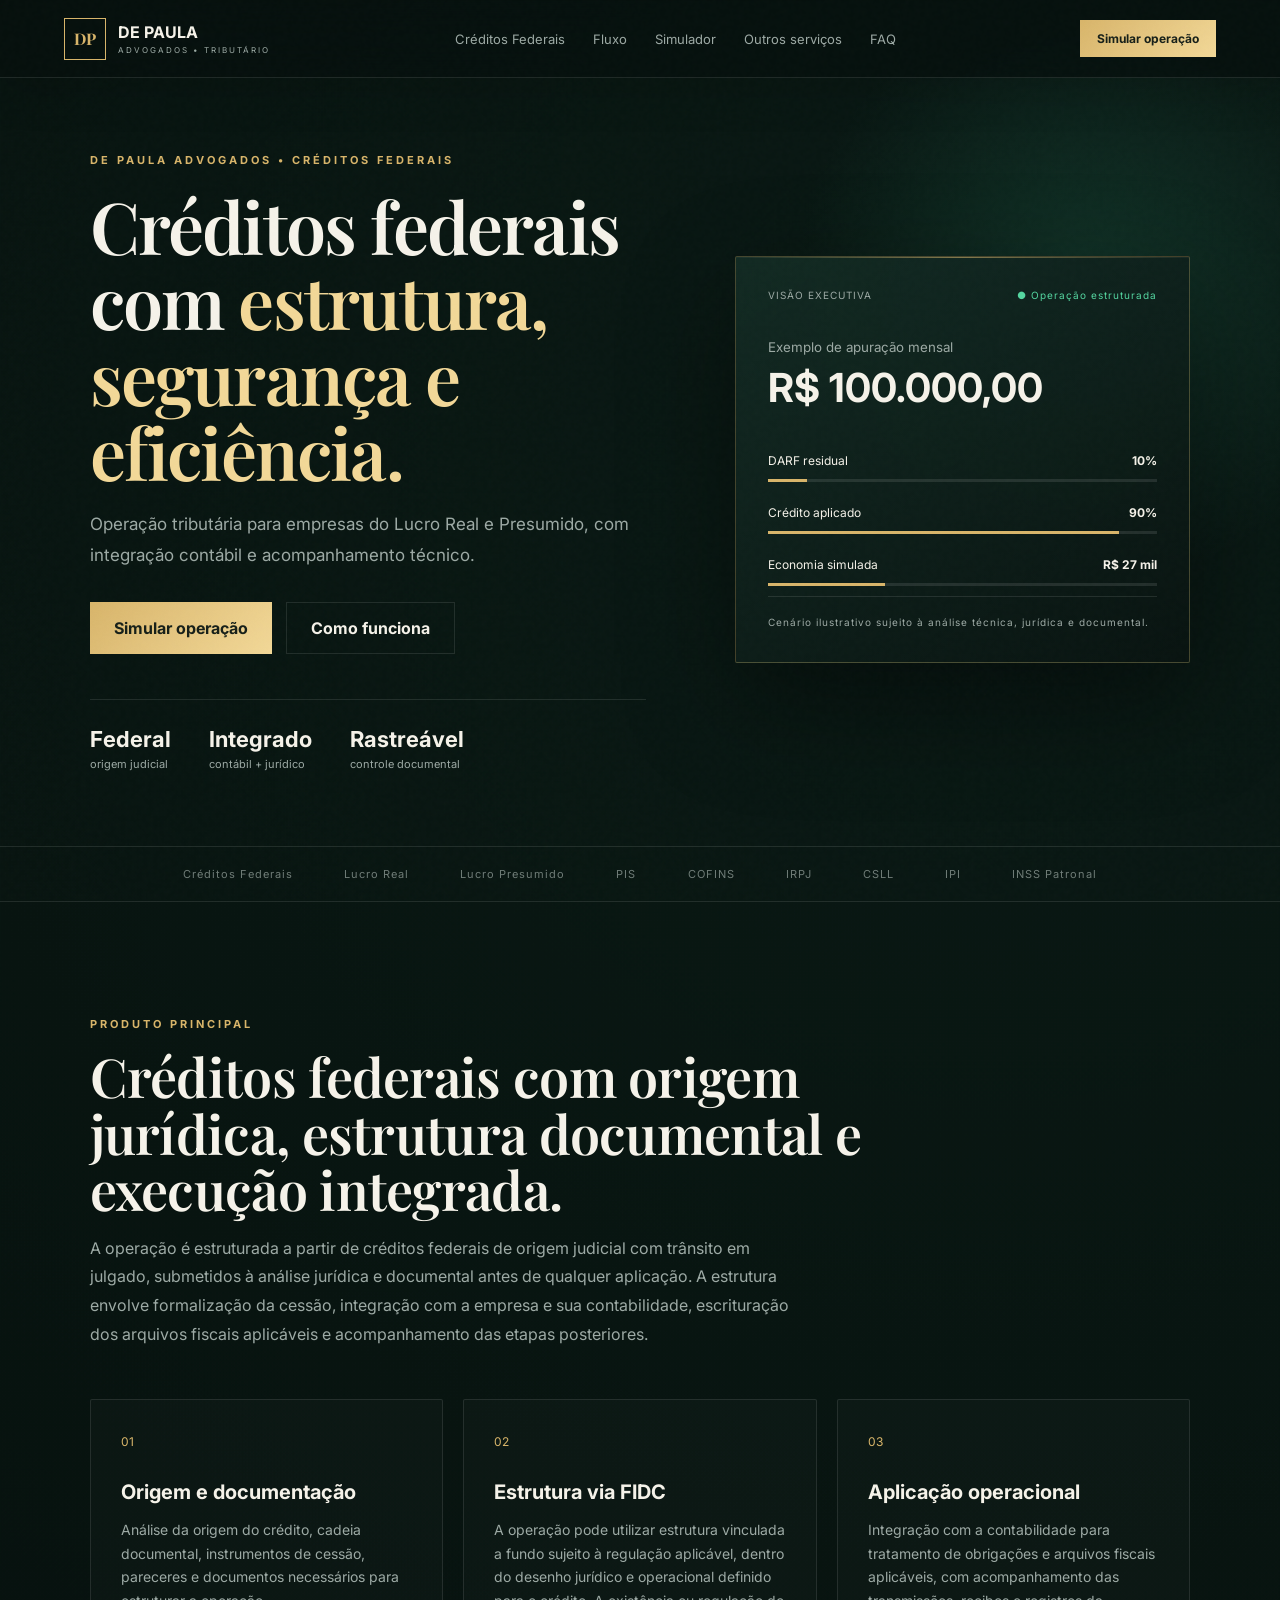
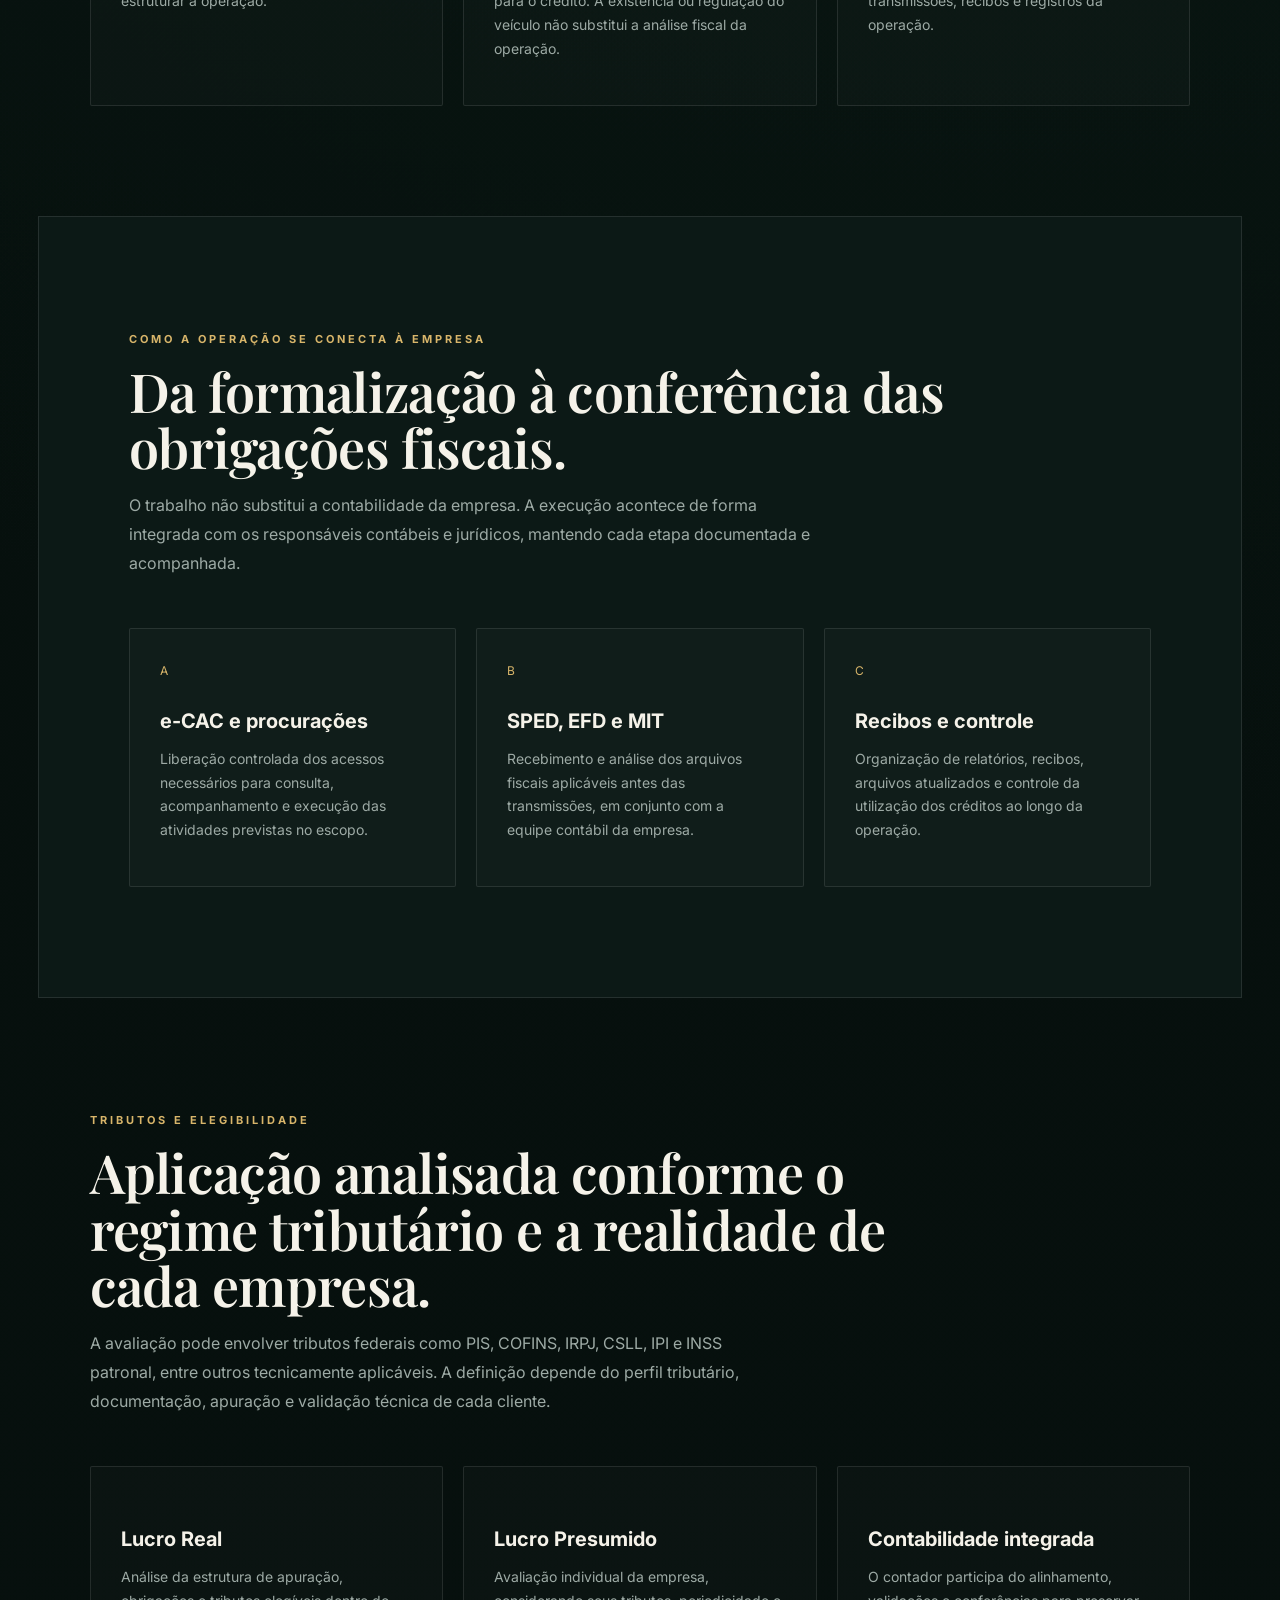
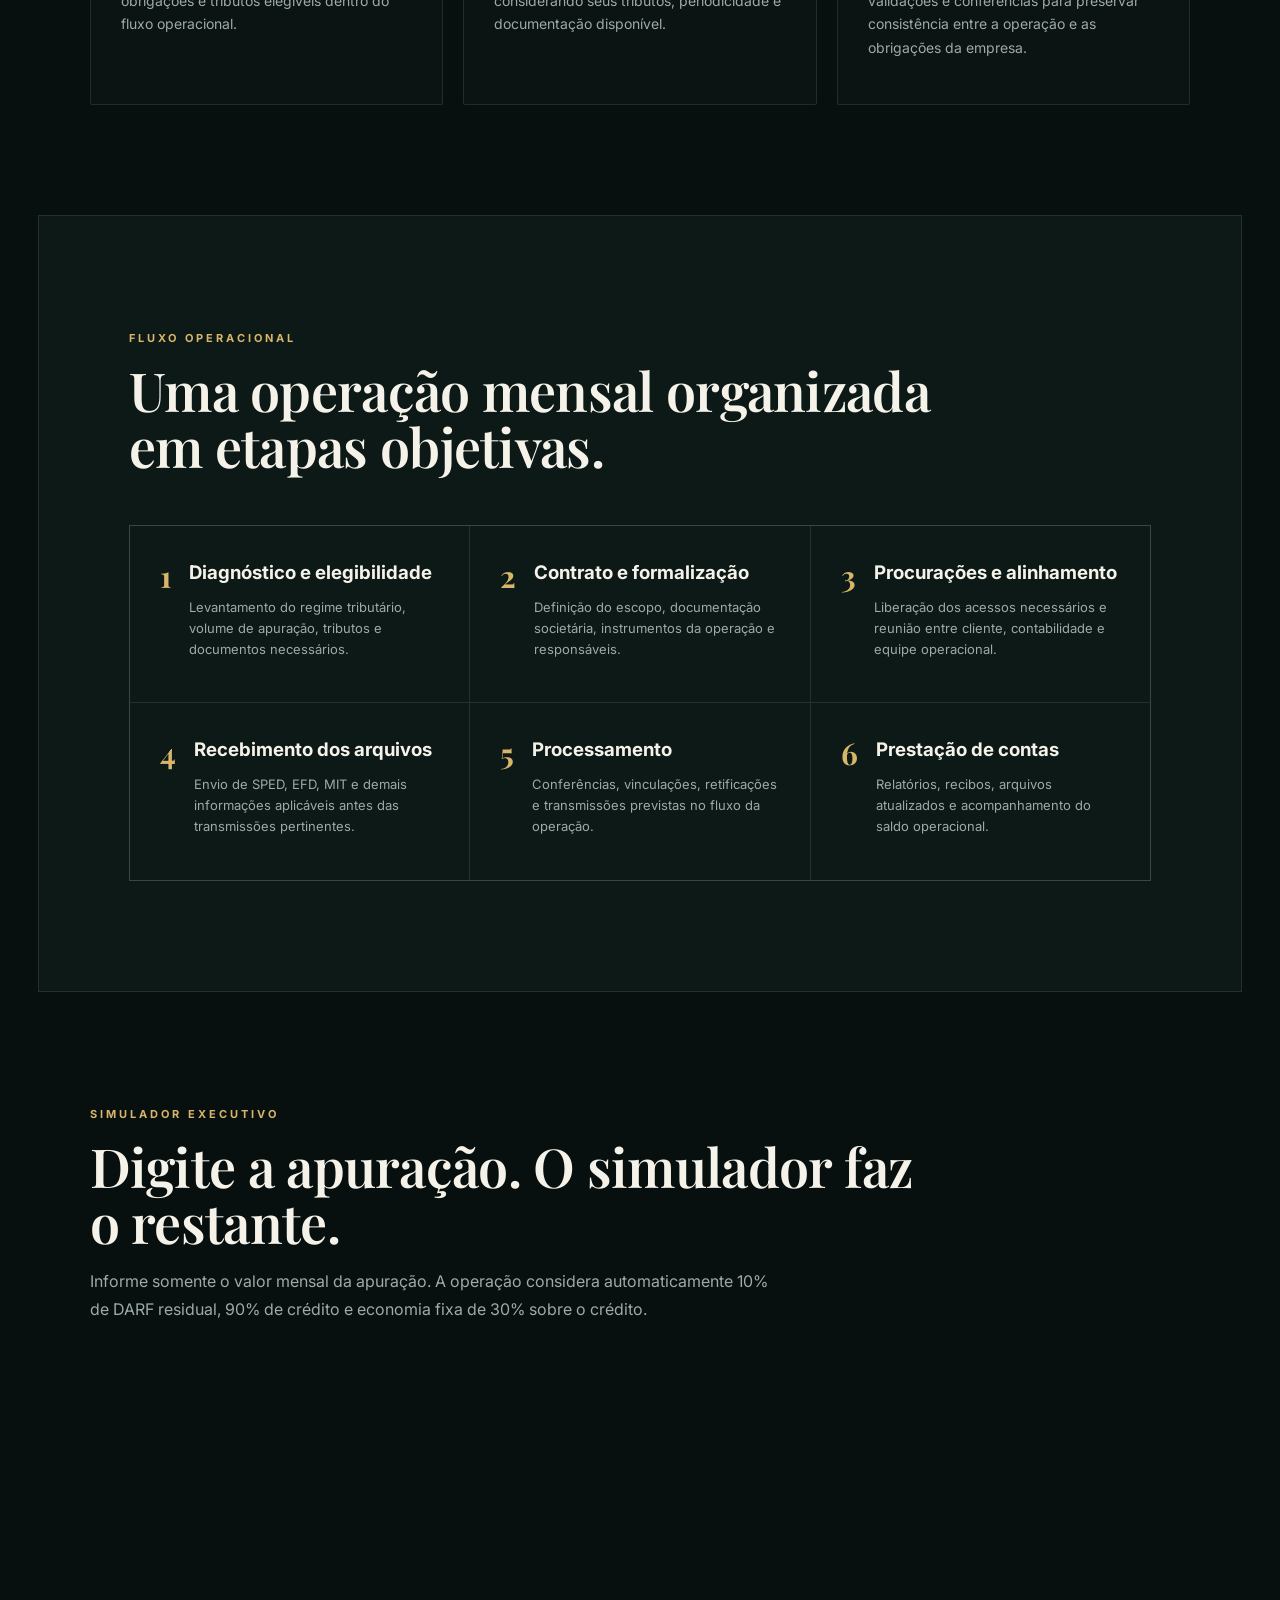
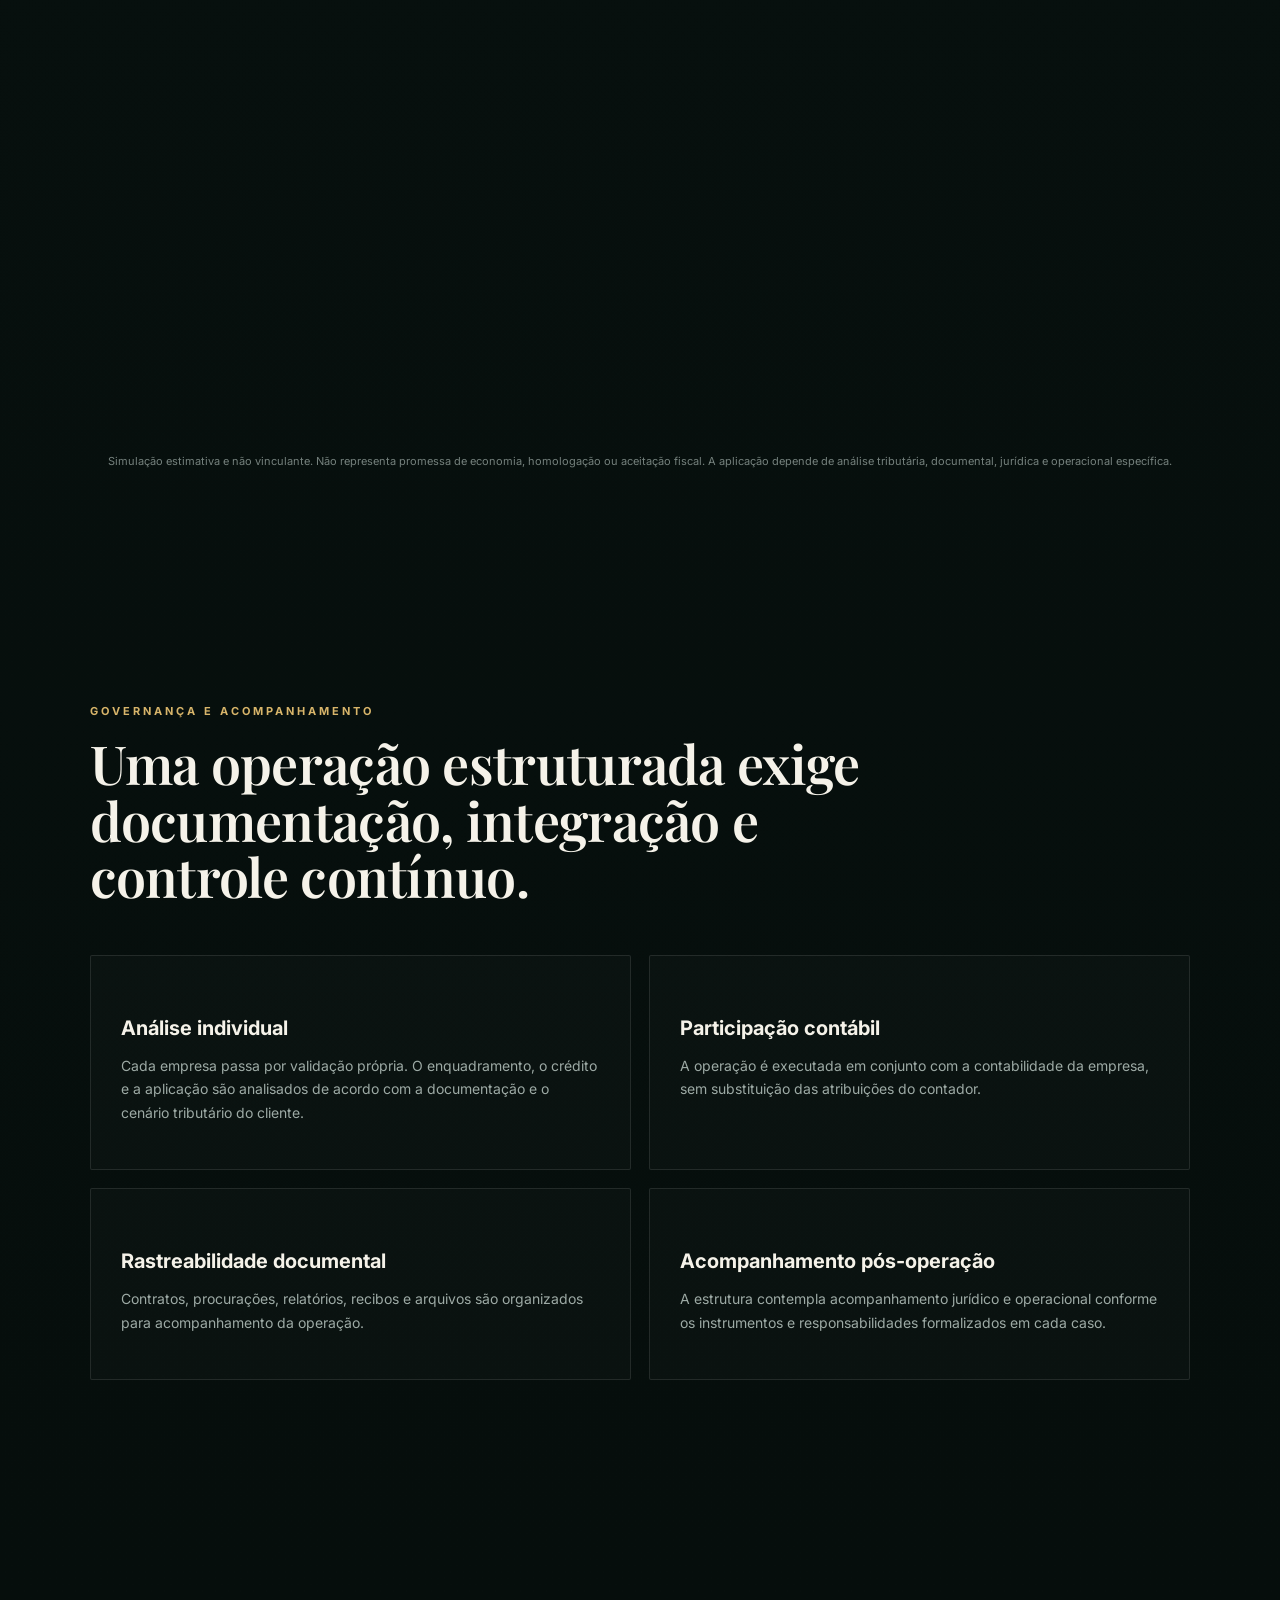
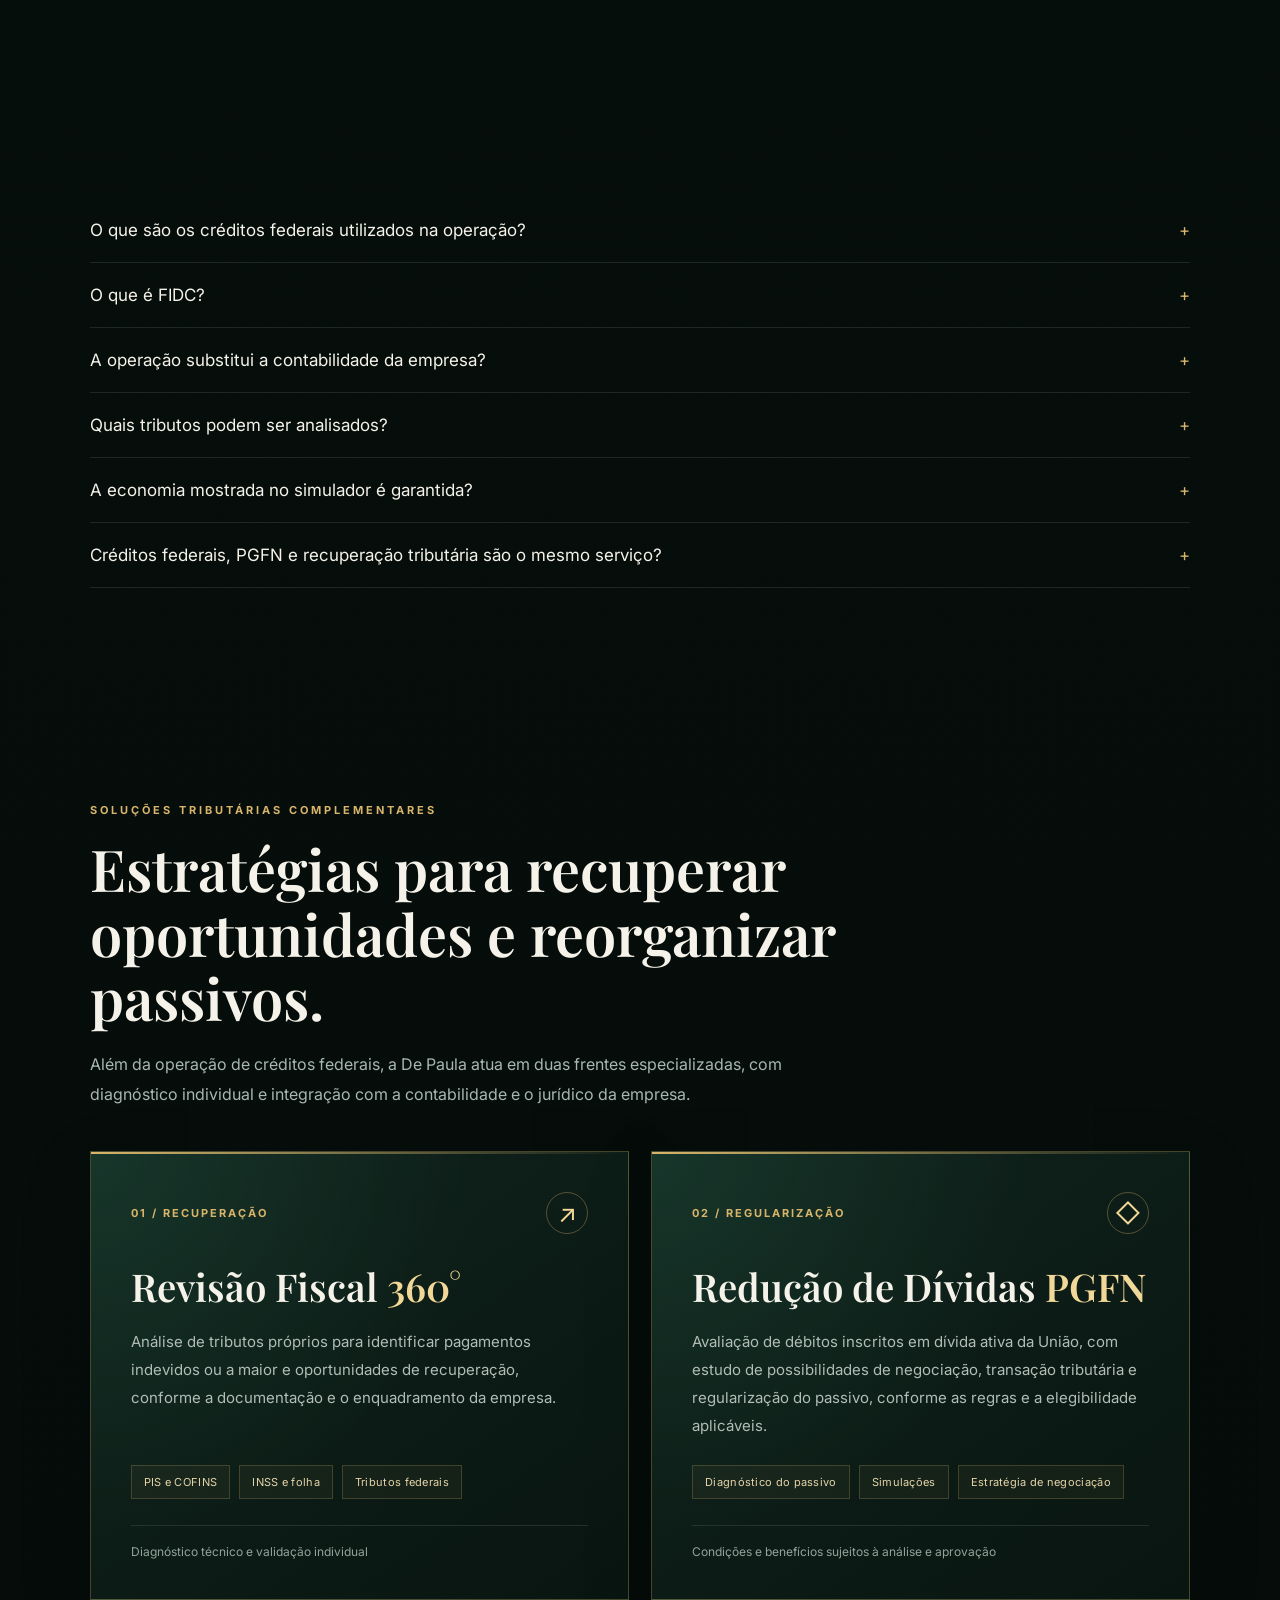
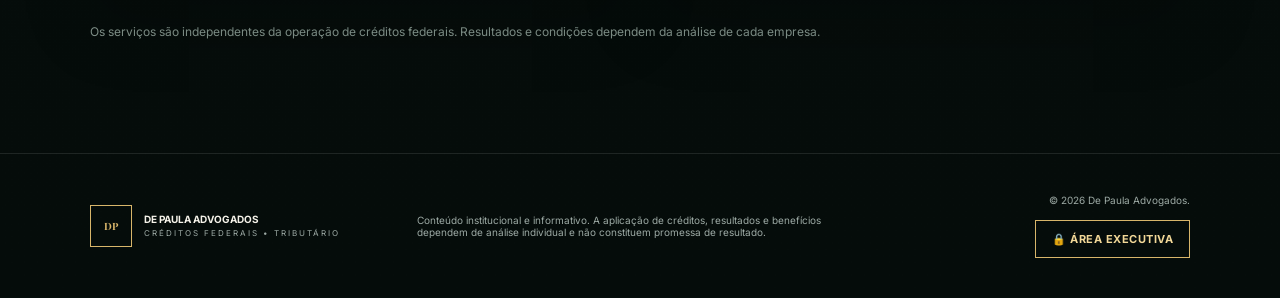
<file: index.html>
<!DOCTYPE html>
<html lang="pt-BR">
<head>
  <meta charset="UTF-8" />
  <meta name="viewport" content="width=device-width, initial-scale=1.0" />
  <title>De Paula Advogados | Créditos Federais e Estratégia Tributária</title>
  <meta name="description" content="De Paula Advogados: operação estruturada de créditos federais para empresas do Lucro Real e Lucro Presumido, com integração contábil, análise técnica, PGFN e recuperação tributária." />
  <meta name="keywords" content="De Paula Advogados, créditos federais, crédito tributário federal, eficiência tributária, redução de tributos, Lucro Real, Lucro Presumido, PIS, COFINS, IRPJ, CSLL, IPI, INSS patronal, PGFN, recuperação tributária" />
  <meta name="robots" content="index,follow,max-image-preview:large,max-snippet:-1,max-video-preview:-1" />
  <meta name="googlebot" content="index,follow" />
  <meta name="author" content="De Paula Advogados" />
  <meta name="theme-color" content="#07100e" />
  <link rel="canonical" href="https://gouveai5media.github.io/depaulaadvsp/" />
  <meta property="og:type" content="website" />
  <meta property="og:locale" content="pt_BR" />
  <meta property="og:site_name" content="De Paula Advogados" />
  <meta property="og:title" content="De Paula Advogados | Créditos Federais" />
  <meta property="og:description" content="Operação estruturada de créditos federais com análise técnica, integração contábil e acompanhamento operacional." />
  <meta property="og:url" content="https://gouveai5media.github.io/depaulaadvsp/" />
  <meta name="twitter:card" content="summary" />
  <meta name="twitter:title" content="De Paula Advogados | Créditos Federais" />
  <meta name="twitter:description" content="Créditos federais, PGFN e recuperação tributária para empresas." />
  <script type="application/ld+json">{"@context":"https://schema.org","@type":"LegalService","name":"De Paula Advogados","url":"https://gouveai5media.github.io/depaulaadvsp/","description":"Escritório tributário com atuação em operação estruturada de créditos federais, PGFN, revisão e recuperação tributária empresarial.","areaServed":"BR","knowsAbout":["Créditos Federais","Direito Tributário","PGFN","Recuperação Tributária","Eficiência Tributária","Lucro Real","Lucro Presumido"]}</script>
  <link rel="preconnect" href="https://fonts.googleapis.com">
  <link rel="preconnect" href="https://fonts.gstatic.com" crossorigin>
  <link href="https://fonts.googleapis.com/css2?family=Inter:wght@400;500;600;700;800&family=Playfair+Display:wght@600;700&display=swap" rel="stylesheet">
  <link rel="stylesheet" href="styles.css?v=20261119-premium2" />
</head>
<body>
  <div class="noise"></div>
  <header class="header">
    <a href="#inicio" class="brand" aria-label="De Paula Advogados - início"><span class="brand-mark">DP</span><span><strong>DE PAULA</strong><small>ADVOGADOS • TRIBUTÁRIO</small></span></a>
    <nav class="nav" id="nav"><a href="#creditos">Créditos Federais</a><a href="#fluxo">Fluxo</a><a href="#calculadora">Simulador</a><a href="#servicos">Outros serviços</a><a href="#faq">FAQ</a></nav>
    <a href="#calculadora" class="btn btn-sm">Simular operação</a><button class="menu" id="menu" aria-label="Abrir menu">☰</button>
  </header>

  <main>
    <section class="hero hero-premium" id="inicio">
      <div class="hero-glow"></div>
      <div class="hero-copy reveal">
        <span class="eyebrow">DE PAULA ADVOGADOS • CRÉDITOS FEDERAIS</span>
        <h1>Créditos federais com <em>estrutura, segurança e eficiência.</em></h1>
        <p>Operação tributária para empresas do Lucro Real e Presumido, com integração contábil e acompanhamento técnico.</p>
        <div class="hero-actions"><a href="#calculadora" class="btn">Simular operação</a><a href="#creditos" class="btn btn-ghost">Como funciona</a></div>
        <div class="hero-proof"><div><strong>Federal</strong><span>origem judicial</span></div><div><strong>Integrado</strong><span>contábil + jurídico</span></div><div><strong>Rastreável</strong><span>controle documental</span></div></div>
      </div>
      <div class="hero-card reveal">
        <div class="card-top"><span>VISÃO EXECUTIVA</span><span class="live">● Operação estruturada</span></div>
        <div class="metric"><small>Exemplo de apuração mensal</small><strong>R$ 100.000,00</strong></div>
        <div class="bars"><div><span>DARF residual</span><b>10%</b><i style="--w:10%"></i></div><div><span>Crédito aplicado</span><b>90%</b><i style="--w:90%"></i></div><div><span>Economia simulada</span><b>R$ 27 mil</b><i style="--w:30%"></i></div></div>
        <div class="card-foot">Cenário ilustrativo sujeito à análise técnica, jurídica e documental.</div>
      </div>
    </section>

    <section class="logos strip"><span>Créditos Federais</span><span>Lucro Real</span><span>Lucro Presumido</span><span>PIS</span><span>COFINS</span><span>IRPJ</span><span>CSLL</span><span>IPI</span><span>INSS Patronal</span></section>

    <section class="section" id="creditos">
      <div class="section-head reveal"><span class="eyebrow">PRODUTO PRINCIPAL</span><h2>Créditos federais com origem jurídica, estrutura documental e execução integrada.</h2><p>A operação é estruturada a partir de créditos federais de origem judicial com trânsito em julgado, submetidos à análise jurídica e documental antes de qualquer aplicação. A estrutura envolve formalização da cessão, integração com a empresa e sua contabilidade, escrituração dos arquivos fiscais aplicáveis e acompanhamento das etapas posteriores.</p></div>
      <div class="grid-3"><article class="feature reveal"><span>01</span><h3>Origem e documentação</h3><p>Análise da origem do crédito, cadeia documental, instrumentos de cessão, pareceres e documentos necessários para estruturar a operação.</p></article><article class="feature reveal"><span>02</span><h3>Estrutura via FIDC</h3><p>A operação pode utilizar estrutura vinculada a fundo sujeito à regulação aplicável, dentro do desenho jurídico e operacional definido para o crédito. A existência ou regulação do veículo não substitui a análise fiscal da operação.</p></article><article class="feature reveal"><span>03</span><h3>Aplicação operacional</h3><p>Integração com a contabilidade para tratamento de obrigações e arquivos fiscais aplicáveis, com acompanhamento das transmissões, recibos e registros da operação.</p></article></div>
    </section>

    <section class="section dark-panel" id="como-funciona">
      <div class="section-head reveal"><span class="eyebrow">COMO A OPERAÇÃO SE CONECTA À EMPRESA</span><h2>Da formalização à conferência das obrigações fiscais.</h2><p>O trabalho não substitui a contabilidade da empresa. A execução acontece de forma integrada com os responsáveis contábeis e jurídicos, mantendo cada etapa documentada e acompanhada.</p></div>
      <div class="grid-3"><article class="feature reveal"><span>A</span><h3>e-CAC e procurações</h3><p>Liberação controlada dos acessos necessários para consulta, acompanhamento e execução das atividades previstas no escopo.</p></article><article class="feature reveal"><span>B</span><h3>SPED, EFD e MIT</h3><p>Recebimento e análise dos arquivos fiscais aplicáveis antes das transmissões, em conjunto com a equipe contábil da empresa.</p></article><article class="feature reveal"><span>C</span><h3>Recibos e controle</h3><p>Organização de relatórios, recibos, arquivos atualizados e controle da utilização dos créditos ao longo da operação.</p></article></div>
    </section>

    <section class="section" id="tributos">
      <div class="section-head reveal"><span class="eyebrow">TRIBUTOS E ELEGIBILIDADE</span><h2>Aplicação analisada conforme o regime tributário e a realidade de cada empresa.</h2><p>A avaliação pode envolver tributos federais como PIS, COFINS, IRPJ, CSLL, IPI e INSS patronal, entre outros tecnicamente aplicáveis. A definição depende do perfil tributário, documentação, apuração e validação técnica de cada cliente.</p></div>
      <div class="grid-3"><article class="security reveal"><h3>Lucro Real</h3><p>Análise da estrutura de apuração, obrigações e tributos elegíveis dentro do fluxo operacional.</p></article><article class="security reveal"><h3>Lucro Presumido</h3><p>Avaliação individual da empresa, considerando seus tributos, periodicidade e documentação disponível.</p></article><article class="security reveal"><h3>Contabilidade integrada</h3><p>O contador participa do alinhamento, validações e conferências para preservar consistência entre a operação e as obrigações da empresa.</p></article></div>
    </section>

    <section class="section dark-panel" id="fluxo">
      <div class="section-head reveal"><span class="eyebrow">FLUXO OPERACIONAL</span><h2>Uma operação mensal organizada em etapas objetivas.</h2></div>
      <div class="timeline"><div class="step reveal"><b>1</b><div><h3>Diagnóstico e elegibilidade</h3><p>Levantamento do regime tributário, volume de apuração, tributos e documentos necessários.</p></div></div><div class="step reveal"><b>2</b><div><h3>Contrato e formalização</h3><p>Definição do escopo, documentação societária, instrumentos da operação e responsáveis.</p></div></div><div class="step reveal"><b>3</b><div><h3>Procurações e alinhamento</h3><p>Liberação dos acessos necessários e reunião entre cliente, contabilidade e equipe operacional.</p></div></div><div class="step reveal"><b>4</b><div><h3>Recebimento dos arquivos</h3><p>Envio de SPED, EFD, MIT e demais informações aplicáveis antes das transmissões pertinentes.</p></div></div><div class="step reveal"><b>5</b><div><h3>Processamento</h3><p>Conferências, vinculações, retificações e transmissões previstas no fluxo da operação.</p></div></div><div class="step reveal"><b>6</b><div><h3>Prestação de contas</h3><p>Relatórios, recibos, arquivos atualizados e acompanhamento do saldo operacional.</p></div></div></div>
    </section>

    <section class="section calculator-section" id="calculadora">
      <div class="section-head reveal"><span class="eyebrow">SIMULADOR EXECUTIVO</span><h2>Digite a apuração. O simulador faz o restante.</h2><p>Informe somente o valor mensal da apuração. A operação considera automaticamente 10% de DARF residual, 90% de crédito e economia fixa de 30% sobre o crédito.</p></div>
      <div class="calculator calculator-premium calculator-fixed reveal">
        <div class="calc-inputs">
          <div class="calc-kicker"><span>01</span><div><small>ÚNICO CAMPO EDITÁVEL</small><strong>Valor da apuração</strong></div></div>
          <div class="money-field"><span>R$</span><input id="apuracao" type="text" inputmode="numeric" autocomplete="off" value="100.000,00" aria-label="Valor da apuração"></div>
          <div class="fixed-economy-card">
            <small>ECONOMIA APLICADA</small>
            <strong>30%</strong>
            <span>Fixa sobre os 90% correspondentes ao crédito utilizado.</span>
          </div>
          <div class="calc-rule-list">
            <div><span>DARF residual</span><strong>10%</strong></div>
            <div><span>Crédito utilizado</span><strong>90%</strong></div>
          </div>
        </div>
        <div class="calc-results">
          <div class="result"><span>Crédito Utilizado</span><strong id="credito">R$ 90.000,00</strong><small>90% da apuração</small></div>
          <div class="result"><span>DARF Residual</span><strong id="darfResidual">R$ 10.000,00</strong><small>10% da apuração</small></div>
          <div class="result"><span>Pagamento pelo Crédito</span><strong id="reembolso">R$ 63.000,00</strong><small>Crédito menos a economia</small></div>
          <div class="result"><span>Total a Desembolsar</span><strong id="custoTotal">R$ 73.000,00</strong><small>DARF residual + pagamento pelo crédito</small></div>
          <div class="savings-card">
            <div><span>ECONOMIA MENSAL</span><strong id="economiaMensal">R$ 27.000,00</strong></div>
            <div class="savings-divider"></div>
            <div><span>ECONOMIA PROJETADA EM 12 MESES</span><strong id="economiaAnual">R$ 324.000,00</strong></div>
            <small id="validacaoCalculo">R$ 73.000,00 + R$ 27.000,00 = R$ 100.000,00</small>
          </div>
        </div>
      </div>
      <p class="disclaimer">Simulação estimativa e não vinculante. Não representa promessa de economia, homologação ou aceitação fiscal. A aplicação depende de análise tributária, documental, jurídica e operacional específica.</p>
    </section>

    <section class="section" id="seguranca">
      <div class="section-head reveal"><span class="eyebrow">GOVERNANÇA E ACOMPANHAMENTO</span><h2>Uma operação estruturada exige documentação, integração e controle contínuo.</h2></div>
      <div class="grid-2"><article class="security reveal"><h3>Análise individual</h3><p>Cada empresa passa por validação própria. O enquadramento, o crédito e a aplicação são analisados de acordo com a documentação e o cenário tributário do cliente.</p></article><article class="security reveal"><h3>Participação contábil</h3><p>A operação é executada em conjunto com a contabilidade da empresa, sem substituição das atribuições do contador.</p></article><article class="security reveal"><h3>Rastreabilidade documental</h3><p>Contratos, procurações, relatórios, recibos e arquivos são organizados para acompanhamento da operação.</p></article><article class="security reveal"><h3>Acompanhamento pós-operação</h3><p>A estrutura contempla acompanhamento jurídico e operacional conforme os instrumentos e responsabilidades formalizados em cada caso.</p></article></div>
    </section>

    <section class="section faq" id="faq">
      <div class="section-head reveal"><span class="eyebrow">PERGUNTAS FREQUENTES</span><h2>Entenda melhor a operação de créditos federais.</h2></div>
      <details><summary>O que são os créditos federais utilizados na operação?</summary><p>São créditos cuja origem e documentação são analisadas antes da estruturação. A operação trabalha com créditos de origem judicial com trânsito em julgado, dentro do desenho jurídico e operacional aplicável a cada caso.</p></details>
      <details><summary>O que é FIDC?</summary><p>FIDC é a sigla para Fundo de Investimento em Direitos Creditórios. É um veículo de investimento estruturado para adquirir e administrar direitos creditórios, sujeito às regras e à supervisão aplicáveis ao mercado de capitais. Na operação, ele pode integrar a estrutura financeira e documental relacionada aos créditos.</p></details>
      <details><summary>A operação substitui a contabilidade da empresa?</summary><p>Não. A contabilidade permanece responsável por suas atribuições e participa do alinhamento, fornecimento de arquivos, validações e conferências.</p></details>
      <details><summary>Quais tributos podem ser analisados?</summary><p>Conforme a empresa e o desenho da operação, podem ser avaliados PIS, COFINS, IRPJ, CSLL, IPI, INSS patronal e outros tributos federais tecnicamente aplicáveis.</p></details>
      <details><summary>A economia mostrada no simulador é garantida?</summary><p>Não. O simulador apresenta apenas um cenário ilustrativo. O resultado depende da elegibilidade da empresa, estrutura da operação, documentação, análise técnica e demais condições específicas.</p></details>
      <details><summary>Créditos federais, PGFN e recuperação tributária são o mesmo serviço?</summary><p>Não. A operação de créditos federais é o produto principal desta página. PGFN e recuperação tributária são serviços complementares, com escopos e metodologias próprios.</p></details>
    </section>

    <section class="section dp-services" id="servicos">
      <div class="dp-services-heading reveal">
        <span class="eyebrow">SOLUÇÕES TRIBUTÁRIAS COMPLEMENTARES</span>
        <h2>Estratégias para recuperar oportunidades e reorganizar passivos.</h2>
        <p>Além da operação de créditos federais, a De Paula atua em duas frentes especializadas, com diagnóstico individual e integração com a contabilidade e o jurídico da empresa.</p>
      </div>
      <div class="dp-services-grid">
        <article class="dp-service-card reveal">
          <div class="dp-service-top"><span class="dp-service-index">01 / RECUPERAÇÃO</span><span class="dp-service-symbol" aria-hidden="true">↗</span></div>
          <h3>Revisão Fiscal <em>360°</em></h3>
          <p>Análise de tributos próprios para identificar pagamentos indevidos ou a maior e oportunidades de recuperação, conforme a documentação e o enquadramento da empresa.</p>
          <div class="dp-service-details"><span>PIS e COFINS</span><span>INSS e folha</span><span>Tributos federais</span></div>
          <div class="dp-service-footer">Diagnóstico técnico e validação individual</div>
        </article>
        <article class="dp-service-card reveal">
          <div class="dp-service-top"><span class="dp-service-index">02 / REGULARIZAÇÃO</span><span class="dp-service-symbol" aria-hidden="true">◇</span></div>
          <h3>Redução de Dívidas <em>PGFN</em></h3>
          <p>Avaliação de débitos inscritos em dívida ativa da União, com estudo de possibilidades de negociação, transação tributária e regularização do passivo, conforme as regras e a elegibilidade aplicáveis.</p>
          <div class="dp-service-details"><span>Diagnóstico do passivo</span><span>Simulações</span><span>Estratégia de negociação</span></div>
          <div class="dp-service-footer">Condições e benefícios sujeitos à análise e aprovação</div>
        </article>
      </div>
      <p class="dp-services-note">Os serviços são independentes da operação de créditos federais. Resultados e condições dependem da análise de cada empresa.</p>
    </section>
  </main>

  <footer><div class="brand"><span class="brand-mark">DP</span><span><strong>DE PAULA ADVOGADOS</strong><small>CRÉDITOS FEDERAIS • TRIBUTÁRIO</small></span></div><p>Conteúdo institucional e informativo. A aplicação de créditos, resultados e benefícios dependem de análise individual e não constituem promessa de resultado.</p><div style="display:flex;align-items:center;justify-content:flex-end;gap:14px;flex-wrap:wrap"><span>© 2026 De Paula Advogados.</span><a href="admin.html" rel="nofollow" style="display:inline-flex;align-items:center;gap:8px;padding:11px 16px;border:1px solid #d8b56a;color:#f2d898;text-decoration:none;font-size:11px;font-weight:700;letter-spacing:.5px">🔒 ÁREA EXECUTIVA</a></div></footer>
  <script src="script.js?v=20261022-1527"></script>
</body>
</html>
</file>
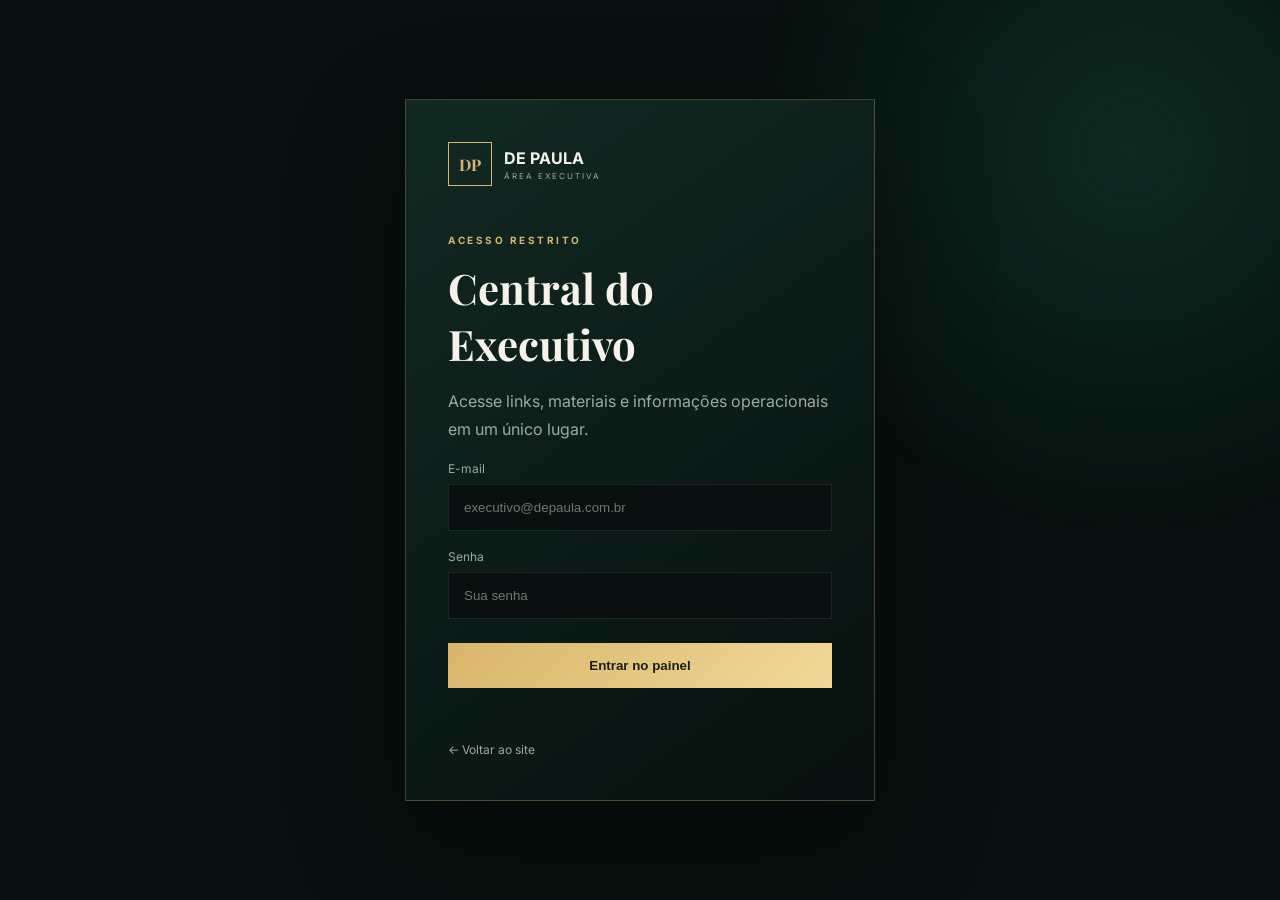
<file: admin.html>
<!DOCTYPE html>
<html lang="pt-BR">
<head>
  <meta charset="UTF-8" />
  <meta name="viewport" content="width=device-width, initial-scale=1.0" />
  <meta name="robots" content="noindex,nofollow,noarchive,nosnippet" />
  <meta name="googlebot" content="noindex,nofollow,noarchive,nosnippet" />
  <title>Área Executiva | De Paula</title>
  <link rel="preconnect" href="https://fonts.googleapis.com">
  <link rel="preconnect" href="https://fonts.gstatic.com" crossorigin>
  <link href="https://fonts.googleapis.com/css2?family=Inter:wght@400;500;600;700;800&family=Playfair+Display:wght@600;700&display=swap" rel="stylesheet">
  <link rel="stylesheet" href="admin.css" />
</head>
<body>
  <div class="bg-glow"></div>

  <section class="login-screen" id="loginScreen">
    <div class="login-card">
      <div class="brand-row"><span class="brand-mark">DP</span><div><strong>DE PAULA</strong><small>ÁREA EXECUTIVA</small></div></div>
      <span class="eyebrow">ACESSO RESTRITO</span>
      <h1>Central do Executivo</h1>
      <p>Acesse links, materiais e informações operacionais em um único lugar.</p>
      <form id="loginForm">
        <label>E-mail<input type="email" id="email" autocomplete="username" placeholder="executivo@depaula.com.br" required></label>
        <label>Senha<input type="password" id="senha" autocomplete="current-password" placeholder="Sua senha" required></label>
        <button type="submit">Entrar no painel</button>
        <span class="error" id="loginError"></span>
      </form>
      <a class="back" href="index.html">← Voltar ao site</a>
    </div>
  </section>

  <div class="app" id="adminApp" hidden>
    <aside class="sidebar">
      <div class="brand-row"><span class="brand-mark">DP</span><div><strong>DE PAULA</strong><small>ÁREA EXECUTIVA</small></div></div>
      <nav>
        <a href="#inicio" class="active">Visão geral</a>
        <a href="#documentos">Documentos</a>
        <a href="#ferramentas">Ferramentas</a>
        <a href="#consultas">Consultas</a>
        <a href="#comercial">Comercial</a>
        <a href="#avisos">Avisos</a>
      </nav>
      <button class="logout" id="logoutBtn">Sair</button>
    </aside>

    <main class="content">
      <header class="topbar">
        <div><span class="eyebrow">PAINEL INTERNO</span><h1>Olá, Executivo</h1><p>Informações essenciais da operação em um só ambiente.</p></div>
        <a href="index.html" class="site-link">Ver site ↗</a>
      </header>

      <section id="inicio" class="hero-panel">
        <div><small>AMBIENTE INTERNO</small><h2>Central de informações De Paula</h2><p>Links, documentos, ferramentas e consultas organizados para agilizar o dia a dia comercial.</p></div>
        <div class="status"><span>●</span> Painel ativo</div>
      </section>

      <section id="documentos" class="section-block">
        <div class="section-head"><span class="eyebrow">DOCUMENTOS</span><h2>Arquivos e materiais</h2></div>
        <div class="grid cards">
          <article class="card"><span class="icon">▣</span><h3>Drive Documentos</h3><p>Pasta central com documentos e arquivos utilizados na operação.</p><a class="card-link" target="_blank" rel="noopener" href="https://drive.google.com/drive/folders/1TnwrwlE4j2NYvqiR1QWGE19_9CKvEbYb?usp=drive_link">Abrir Drive →</a></article>
          <article class="card"><span class="icon">≡</span><h3>Manual do Consultor</h3><p>Planilha de apoio com informações e orientações para o time comercial.</p><a class="card-link" target="_blank" rel="noopener" href="https://docs.google.com/spreadsheets/d/1vgUIJMDG5G-buMjgGqu2dcC8JOvYzcVp/edit?usp=sharing&ouid=109004748281767690438&rtpof=true&sd=true">Abrir manual →</a></article>
          <article class="card"><span class="icon">⌘</span><h3>Biblioteca Comercial</h3><p>Área preparada para apresentações, contratos, artes e materiais de prospecção.</p><div class="placeholder">Novos materiais serão adicionados aqui</div></article>
        </div>
      </section>

      <section id="ferramentas" class="section-block">
        <div class="section-head"><span class="eyebrow">FERRAMENTAS</span><h2>Acessos operacionais</h2></div>
        <div class="grid cards">
          <article class="card"><span class="icon">L</span><h3>Lemit</h3><p>Plataforma utilizada nas rotinas operacionais.</p><div class="placeholder"><strong>Login:</strong> agente#182791<br><strong>Senha:</strong> 12345678ABC</div><a class="card-link" target="_blank" rel="noopener" href="https://lemitti.com/auth/login">Acessar Lemit →</a></article>
          <article class="card"><span class="icon">A</span><h3>Alertaki</h3><p>Ambiente de prospecção e apoio comercial.</p><div class="placeholder"><strong>Login:</strong> emilly.melo@depaula-advogados.com<br><strong>Senha:</strong> Depaulasp@2026@</div><a class="card-link" target="_blank" rel="noopener" href="https://prospekt.alertaki.com.br/home/index">Acessar Alertaki →</a></article>
          <article class="card"><span class="icon">Z</span><h3>Dono do Zap</h3><p>Ferramenta de apoio aos contatos e comunicação comercial.</p><a class="card-link" target="_blank" rel="noopener" href="https://donodozap.com/">Acessar Dono do Zap →</a></article>
        </div>
      </section>

      <section id="consultas" class="section-block">
        <div class="section-head"><span class="eyebrow">CONSULTAS</span><h2>Portais de verificação</h2></div>
        <div class="grid cards">
          <article class="card"><span class="icon">CVM</span><h3>Consulta CVM</h3><p>Acesso ao sistema oficial de consulta de fundos da Comissão de Valores Mobiliários.</p><a class="card-link" target="_blank" rel="noopener" href="https://cvmweb.cvm.gov.br/SWB/default.asp?sg_sistema=fundosreg">Consultar CVM →</a></article>
          <article class="card"><span class="icon">+</span><h3>Novas consultas</h3><p>Espaço reservado para novos portais e ferramentas de validação.</p><div class="placeholder">Aguardando novos links</div></article>
          <article class="card"><span class="icon">✓</span><h3>Atalhos validados</h3><p>Os links desta área ficam centralizados para reduzir procura e retrabalho.</p><div class="placeholder">Central de acesso rápido</div></article>
        </div>
      </section>

      <section id="comercial" class="section-block">
        <div class="section-head"><span class="eyebrow">COMERCIAL</span><h2>Suporte à negociação</h2></div>
        <div class="grid cards">
          <article class="card"><h3>Simulador Tributário</h3><p>Acesso à simulação utilizada nas apresentações comerciais.</p><a class="card-link" href="index.html#calculadora">Abrir simulador →</a></article>
          <article class="card"><h3>Argumentos e FAQ</h3><p>Respostas rápidas para dúvidas recorrentes dos clientes.</p><div class="placeholder">Conteúdo em preparação</div></article>
          <article class="card"><h3>Processo de fechamento</h3><p>Checklist de informações e próximos passos após a negociação.</p><div class="placeholder">Conteúdo em preparação</div></article>
        </div>
      </section>

      <section id="avisos" class="section-block">
        <div class="section-head"><span class="eyebrow">AVISOS</span><h2>Comunicados internos</h2></div>
        <div class="wide-card"><span class="tag">ATUALIZAÇÃO</span><h3>Central de links organizada</h3><p>Drive Documentos, Manual do Consultor, Lemit, Alertaki, Dono do Zap e Consulta CVM já estão disponíveis neste painel.</p></div>
      </section>
    </main>
  </div>

  <script src="admin.js"></script>
</body>
</html>
</file>
<file: styles.css>
:root{--bg:#07100e;--panel:#0c1916;--panel2:#11231e;--gold:#d8b56a;--gold2:#f2d898;--text:#f5f2e9;--muted:#9daaa5;--line:rgba(255,255,255,.1);--green:#54d6a0}*{box-sizing:border-box}html{scroll-behavior:smooth}body{margin:0;background:var(--bg);color:var(--text);font-family:Inter,sans-serif;overflow-x:hidden}.noise{position:fixed;inset:0;pointer-events:none;opacity:.035;z-index:20;background-image:url("data:image/svg+xml,%3Csvg viewBox='0 0 180 180' xmlns='http://www.w3.org/2000/svg'%3E%3Cfilter id='n'%3E%3CfeTurbulence type='fractalNoise' baseFrequency='.9' numOctaves='2' stitchTiles='stitch'/%3E%3C/filter%3E%3Crect width='100%25' height='100%25' filter='url(%23n)' opacity='.5'/%3E%3C/svg%3E")}.header{height:78px;padding:0 5vw;display:flex;align-items:center;justify-content:space-between;position:sticky;top:0;background:rgba(7,16,14,.82);backdrop-filter:blur(18px);z-index:15;border-bottom:1px solid var(--line)}.brand{display:flex;align-items:center;gap:12px;color:var(--text);text-decoration:none}.brand-mark{width:42px;height:42px;border:1px solid var(--gold);display:grid;place-items:center;color:var(--gold);font-family:'Playfair Display',serif;font-weight:700}.brand strong,.brand small{display:block}.brand small{font-size:8px;letter-spacing:2px;color:var(--muted);margin-top:3px}.nav{display:flex;gap:28px}.nav a{color:var(--muted);text-decoration:none;font-size:13px}.nav a:hover{color:var(--gold2)}.btn{display:inline-flex;justify-content:center;align-items:center;padding:15px 24px;background:linear-gradient(135deg,var(--gold),var(--gold2));color:#172019;text-decoration:none;font-weight:700;border:0;cursor:pointer;transition:.25s}.btn:hover{transform:translateY(-2px);box-shadow:0 14px 35px rgba(216,181,106,.18)}.btn-sm{padding:11px 17px;font-size:12px}.btn-ghost{background:transparent;color:var(--text);border:1px solid var(--line)}.menu{display:none;background:none;border:0;color:#fff;font-size:24px}.hero{min-height:calc(100vh - 78px);display:grid;grid-template-columns:1.1fr .9fr;gap:7vw;align-items:center;padding:90px 7vw;position:relative}.hero-glow{position:absolute;width:650px;height:650px;border-radius:50%;background:radial-gradient(circle,rgba(40,128,98,.25),transparent 65%);right:-140px;top:-120px}.hero-copy,.hero-card{position:relative;z-index:2}.eyebrow{color:var(--gold);font-size:11px;letter-spacing:3px;font-weight:700}.hero h1,.section h2,.cta-section h2{font-family:'Playfair Display',serif;font-weight:600;line-height:1.05}.hero h1{font-size:clamp(50px,6vw,86px);margin:20px 0}.hero h1 em{font-style:normal;color:var(--gold2)}.hero p,.section-head p,.cta-section p{color:var(--muted);line-height:1.8;max-width:700px}.hero-actions{display:flex;gap:14px;margin:32px 0 45px}.hero-proof{display:flex;gap:38px;border-top:1px solid var(--line);padding-top:26px}.hero-proof strong,.hero-proof span{display:block}.hero-proof strong{font-size:22px}.hero-proof span{font-size:11px;color:var(--muted);margin-top:5px}.hero-card{padding:32px;background:linear-gradient(145deg,rgba(19,43,36,.96),rgba(9,20,17,.98));border:1px solid rgba(216,181,106,.28);box-shadow:0 30px 80px rgba(0,0,0,.35)}.card-top,.card-foot{display:flex;justify-content:space-between;font-size:10px;color:var(--muted);letter-spacing:1px}.live{color:var(--green)}.metric{padding:38px 0 28px}.metric small,.metric strong{display:block}.metric small{color:var(--muted)}.metric strong{font-size:40px;margin-top:8px}.bars>div{position:relative;padding:13px 0 24px;display:flex;justify-content:space-between;font-size:12px}.bars i{position:absolute;height:3px;bottom:10px;left:0;width:100%;background:var(--line)}.bars i:after{content:"";display:block;width:var(--w);height:100%;background:var(--gold)}.card-foot{border-top:1px solid var(--line);padding-top:18px;line-height:1.5}.strip{display:flex;justify-content:center;gap:4vw;padding:20px 4vw;border-block:1px solid var(--line);color:#6f7c77;font-size:11px;letter-spacing:1px;flex-wrap:wrap}.section{padding:110px 7vw}.section-head{max-width:850px;margin-bottom:50px}.section h2,.cta-section h2{font-size:clamp(36px,4.2vw,60px);margin:16px 0}.grid-3{display:grid;grid-template-columns:repeat(3,1fr);gap:20px}.feature,.security{padding:30px;border:1px solid var(--line);background:rgba(255,255,255,.02);transition:.3s}.feature:hover,.security:hover{transform:translateY(-5px);border-color:rgba(216,181,106,.35);background:rgba(216,181,106,.035)}.feature>span{font-size:12px;color:var(--gold)}.feature h3,.security h3{font-size:20px;margin:30px 0 12px}.feature p,.security p{color:var(--muted);line-height:1.7;font-size:14px}.dark-panel{margin:0 3vw;background:var(--panel);border:1px solid var(--line)}.timeline{display:grid;grid-template-columns:repeat(3,1fr);gap:1px;background:var(--line);border:1px solid var(--line)}.step{background:var(--panel);padding:30px;display:flex;gap:18px}.step b{color:var(--gold);font-family:'Playfair Display';font-size:30px}.step h3{margin:5px 0 10px}.step p{color:var(--muted);line-height:1.6;font-size:13px}.calculator{display:grid;grid-template-columns:.9fr 1.1fr;background:var(--panel);border:1px solid rgba(216,181,106,.25);box-shadow:0 30px 80px rgba(0,0,0,.25)}.calc-inputs,.calc-results{padding:38px}.calc-inputs{border-right:1px solid var(--line)}label{display:block;color:var(--muted);font-size:12px;margin-bottom:27px}label span{float:right;color:var(--gold)}input[type=number]{width:100%;margin-top:10px;background:#07100e;border:1px solid var(--line);padding:17px;color:#fff;font-size:18px;outline:none}input[type=range]{width:100%;margin-top:18px;accent-color:var(--gold)}.preset{display:flex;gap:8px;flex-wrap:wrap}.preset button{background:transparent;border:1px solid var(--line);color:var(--muted);padding:9px 13px;cursor:pointer}.preset button.active,.preset button:hover{border-color:var(--gold);color:var(--gold)}.calc-results{display:grid;grid-template-columns:1fr 1fr;gap:12px}.result,.total{padding:20px;background:rgba(255,255,255,.025);border:1px solid var(--line)}.result span,.result strong,.total span,.total strong,.total small{display:block}.result span,.total span,.total small{font-size:11px;color:var(--muted)}.result strong{font-size:19px;margin-top:9px}.highlight{grid-column:1/-1;background:linear-gradient(135deg,rgba(216,181,106,.15),rgba(216,181,106,.04));border-color:rgba(216,181,106,.35)}.highlight strong{font-size:33px;color:var(--gold2)}.total{grid-column:1/-1;padding:25px}.total strong{font-size:27px;margin:8px 0}.disclaimer{font-size:11px;color:#75817d;text-align:center;margin-top:18px}.grid-2{display:grid;grid-template-columns:1fr 1fr;gap:18px}.faq details{border-bottom:1px solid var(--line);padding:22px 0}.faq summary{font-size:17px;cursor:pointer;list-style:none}.faq summary:after{content:'+';float:right;color:var(--gold)}.faq details[open] summary:after{content:'–'}.faq details p{color:var(--muted);line-height:1.7;max-width:800px}.cta-section{margin:0 7vw 100px;padding:55px;background:linear-gradient(135deg,#16372e,#0c1d19);border:1px solid rgba(216,181,106,.3);display:flex;justify-content:space-between;align-items:end;gap:30px}.cta-section h2{font-size:44px;max-width:760px}footer{padding:40px 7vw;border-top:1px solid var(--line);display:grid;grid-template-columns:1fr 1.5fr 1fr;gap:30px;align-items:center;color:var(--muted);font-size:10px}footer>span{text-align:right}.reveal{opacity:0;transform:translateY(20px);transition:.7s ease}.reveal.visible{opacity:1;transform:none}

/* Premium refinement */
body{background:radial-gradient(circle at 78% 6%,rgba(37,92,72,.12),transparent 25%),linear-gradient(180deg,#06100d 0%,#07100e 55%,#050c0a 100%)}.header{box-shadow:0 14px 45px rgba(0,0,0,.12)}.hero-premium{min-height:82vh;padding-top:70px;padding-bottom:75px}.hero-premium .hero-copy{max-width:760px}.hero-premium h1{font-size:clamp(48px,5.6vw,78px);letter-spacing:-1.8px;max-width:850px}.hero-premium p{font-size:17px;max-width:610px}.hero-card{border-radius:2px;overflow:hidden;box-shadow:0 38px 110px rgba(0,0,0,.42),inset 0 1px 0 rgba(255,255,255,.035)}.hero-card:before{content:"";position:absolute;inset:0 0 auto 0;height:1px;background:linear-gradient(90deg,transparent,var(--gold),transparent);opacity:.55}.feature,.security,.calculator,.cta-section{border-radius:2px}.calculator-premium{position:relative;overflow:hidden;background:linear-gradient(145deg,#0b1a16,#08120f);border-color:rgba(216,181,106,.32);box-shadow:0 45px 120px rgba(0,0,0,.35)}.calculator-premium:before{content:"";position:absolute;inset:0 auto 0 0;width:1px;background:linear-gradient(180deg,transparent,var(--gold),transparent);opacity:.7}.calculator-premium .calc-inputs{padding:44px;background:radial-gradient(circle at 10% 0%,rgba(216,181,106,.08),transparent 38%)}.calculator-premium .calc-results{padding:44px;background:linear-gradient(135deg,rgba(255,255,255,.018),transparent)}.calc-kicker{display:flex;align-items:center;gap:14px;margin-bottom:26px}.calc-kicker>span{width:38px;height:38px;border:1px solid rgba(216,181,106,.4);display:grid;place-items:center;color:var(--gold2);font-family:'Playfair Display',serif}.calc-kicker small,.calc-kicker strong{display:block}.calc-kicker small{font-size:9px;letter-spacing:2px;color:var(--gold)}.calc-kicker strong{font-size:17px;margin-top:3px}.money-field{display:flex;align-items:center;gap:12px;padding:7px 18px;border:1px solid rgba(216,181,106,.32);background:#06100d;box-shadow:inset 0 0 0 1px rgba(255,255,255,.012)}.money-field>span{color:var(--gold);font-weight:700;font-size:15px}.money-field input{width:100%;border:0;background:transparent;color:#fff;font-family:'Playfair Display',serif;font-size:36px;line-height:1.1;padding:14px 0;outline:none;letter-spacing:-.5px}.amount-presets{display:grid;grid-template-columns:repeat(4,1fr);gap:7px;margin:12px 0 34px}.amount-presets button{padding:9px 6px;border:1px solid var(--line);background:rgba(255,255,255,.015);color:var(--muted);font-size:10px;cursor:pointer}.amount-presets button:hover,.amount-presets button.active{border-color:rgba(216,181,106,.5);color:var(--gold2);background:rgba(216,181,106,.055)}.calc-control{padding:18px 0;border-top:1px solid rgba(255,255,255,.07)}.calc-control label{margin:0;color:var(--text);font-size:12px}.calc-control label span{color:var(--gold2);font-weight:700}.calc-control input[type=range]{margin-top:16px}.range-scale{display:flex;justify-content:space-between;color:#61706a;font-size:9px;margin-top:3px}.calc-insight{margin-top:24px;padding:17px 18px;border-left:2px solid var(--gold);background:rgba(216,181,106,.045)}.calc-insight small,.calc-insight strong,.calc-insight span{display:block}.calc-insight small{font-size:8px;letter-spacing:2px;color:var(--gold)}.calc-insight strong{font-size:14px;margin:6px 0}.calc-insight span{color:var(--muted);font-size:10px}.calculator-premium .result,.calculator-premium .total{background:linear-gradient(145deg,rgba(255,255,255,.035),rgba(255,255,255,.012));transition:.25s}.calculator-premium .result:hover{border-color:rgba(216,181,106,.3);transform:translateY(-2px)}.calculator-premium .highlight{padding:26px;background:linear-gradient(135deg,rgba(216,181,106,.18),rgba(216,181,106,.035));position:relative;overflow:hidden}.calculator-premium .highlight:after{content:"";position:absolute;width:140px;height:140px;border-radius:50%;background:rgba(216,181,106,.07);right:-45px;top:-70px}.calculator-premium .highlight strong{font-size:40px;letter-spacing:-1px}.calculator-premium .highlight small{display:block;margin-top:8px;color:var(--gold);font-size:10px}.calculator-premium .total{border-color:rgba(216,181,106,.2);padding:27px}.calculator-premium .total strong{font-family:'Playfair Display',serif;color:var(--text);font-size:31px}.section-head h2{letter-spacing:-.7px}.cta-section{box-shadow:0 35px 90px rgba(0,0,0,.24)}

/* Calculadora fixa 10 / 90 / 30 */
.calculator-fixed .calc-inputs{display:flex;flex-direction:column;justify-content:center}.fixed-economy-card{margin-top:28px;padding:28px;border:1px solid rgba(216,181,106,.36);background:linear-gradient(135deg,rgba(216,181,106,.13),rgba(216,181,106,.035));box-shadow:inset 0 1px 0 rgba(255,255,255,.03)}.fixed-economy-card small,.fixed-economy-card strong,.fixed-economy-card span{display:block}.fixed-economy-card small{color:var(--gold);font-size:9px;letter-spacing:2.2px;font-weight:700}.fixed-economy-card strong{font-family:'Playfair Display',serif;font-size:58px;line-height:1;color:var(--gold2);margin:12px 0}.fixed-economy-card span{font-size:11px;line-height:1.6;color:var(--muted);max-width:330px}.calc-rule-list{margin-top:16px;border-top:1px solid var(--line)}.calc-rule-list>div{display:flex;justify-content:space-between;align-items:center;padding:15px 2px;border-bottom:1px solid var(--line);font-size:12px}.calc-rule-list span{color:var(--muted)}.calc-rule-list strong{color:var(--text);font-size:14px}.calculator-fixed .calc-results{align-content:start}.calculator-fixed .result{min-height:118px;padding:22px}.calculator-fixed .result span{letter-spacing:.4px}.calculator-fixed .result strong{font-size:24px;font-family:'Playfair Display',serif;color:var(--text)}.calculator-fixed .result small{display:block;color:#6f7d77;font-size:9px;margin-top:8px}.savings-card{grid-column:1/-1;margin-top:6px;padding:30px;background:linear-gradient(135deg,rgba(216,181,106,.19),rgba(216,181,106,.055));border:1px solid rgba(216,181,106,.42);box-shadow:0 24px 60px rgba(0,0,0,.18),inset 0 1px 0 rgba(255,255,255,.04);position:relative;overflow:hidden}.savings-card:after{content:"";position:absolute;width:220px;height:220px;border-radius:50%;right:-90px;top:-115px;background:rgba(216,181,106,.07)}.savings-card>div{position:relative;z-index:1}.savings-card span,.savings-card strong,.savings-card small{display:block}.savings-card span{font-size:9px;letter-spacing:2px;color:var(--gold);font-weight:700}.savings-card strong{font-family:'Playfair Display',serif;font-size:40px;color:var(--gold2);margin-top:8px;letter-spacing:-.8px}.savings-divider{height:1px;background:rgba(216,181,106,.25);margin:24px 0}.savings-card>small{position:relative;z-index:1;margin-top:20px;padding-top:14px;border-top:1px solid rgba(255,255,255,.08);font-size:10px;color:#83908b}.calculator-fixed .money-field{margin-top:4px;border-color:rgba(216,181,106,.45);box-shadow:0 16px 38px rgba(0,0,0,.16),inset 0 0 0 1px rgba(255,255,255,.012)}.calculator-fixed .money-field input{font-size:42px}

@media(max-width:980px){.nav,.header>.btn{display:none}.menu{display:block}.nav.open{position:absolute;display:flex;flex-direction:column;top:78px;left:0;right:0;padding:25px;background:var(--bg)}.hero{grid-template-columns:1fr;padding-top:60px}.hero-card{max-width:650px}.grid-3,.timeline{grid-template-columns:1fr 1fr}.calculator{grid-template-columns:1fr}.calc-inputs{border-right:0;border-bottom:1px solid var(--line)}footer{grid-template-columns:1fr;text-align:left}footer>span{text-align:left}}@media(max-width:640px){.header{padding:0 5vw}.hero,.section{padding:70px 5vw}.hero h1{font-size:44px}.hero-premium p{font-size:15px}.hero-proof{gap:18px;flex-wrap:wrap}.grid-3,.timeline,.grid-2{grid-template-columns:1fr}.dark-panel{margin:0}.calc-inputs,.calc-results,.calculator-premium .calc-inputs,.calculator-premium .calc-results{padding:24px}.calc-results{grid-template-columns:1fr}.highlight,.total{grid-column:auto}.calculator-premium .highlight strong{font-size:32px}.money-field input,.calculator-fixed .money-field input{font-size:29px}.amount-presets{grid-template-columns:1fr 1fr}.fixed-economy-card strong{font-size:50px}.calculator-fixed .result{min-height:auto}.savings-card{grid-column:auto;padding:24px}.savings-card strong{font-size:32px}.cta-section{margin:0 5vw 70px;padding:30px;display:block}.cta-section .btn{margin-top:20px}.hero-actions{flex-direction:column}.strip{justify-content:flex-start;padding-inline:5vw}}
/* Soluções tributárias complementares — vitrine premium */
.dp-services{padding-top:100px;padding-bottom:110px}
.dp-services-heading{max-width:920px;margin-bottom:42px}
.dp-services-heading h2{font-family:'Playfair Display',serif;font-size:clamp(36px,4.5vw,62px);line-height:1.12;font-weight:600;margin:18px 0 20px;color:#f5f2e9}
.dp-services-heading>p{max-width:760px;color:#a7b8b0;font-size:16px;line-height:1.85}
.dp-services-grid{display:grid;grid-template-columns:repeat(2,minmax(0,1fr));gap:22px}
.dp-service-card{position:relative;display:flex;flex-direction:column;min-height:445px;padding:40px;background:radial-gradient(circle at 0 0,rgba(42,105,78,.27),transparent 55%),linear-gradient(145deg,#10231d,#091510);border:1px solid rgba(216,181,106,.29);box-shadow:0 24px 65px rgba(0,0,0,.18);overflow:hidden}
.dp-service-card:before{content:"";position:absolute;top:0;left:0;right:0;height:2px;background:linear-gradient(90deg,#d8b56a,transparent)}
.dp-service-top{display:flex;align-items:center;justify-content:space-between;gap:12px;margin-bottom:30px}
.dp-service-index{font-size:11px;letter-spacing:2px;font-weight:700;color:#d8b56a}
.dp-service-symbol{display:grid;place-items:center;width:42px;height:42px;border:1px solid rgba(216,181,106,.35);border-radius:50%;font-size:25px;color:#f2d898}
.dp-service-card h3{font-family:'Playfair Display',serif;font-size:clamp(30px,3vw,44px);line-height:1.15;font-weight:600;color:#f5f2e9;margin:0 0 20px}
.dp-service-card h3 em{font-style:normal;color:#f2d898}
.dp-service-card>p{color:#b1bdb6;line-height:1.85;font-size:15px;margin:0 0 26px}
.dp-service-details{display:flex;flex-wrap:wrap;gap:9px;margin-top:auto}
.dp-service-details span{padding:9px 12px;border:1px solid rgba(216,181,106,.22);color:#e4d4a8;font-size:11px;letter-spacing:.3px;background:rgba(216,181,106,.05)}
.dp-service-footer{border-top:1px solid rgba(255,255,255,.1);margin-top:26px;padding-top:18px;font-size:12px;color:#92a49a}
.dp-services-note{color:#84958d;font-size:12px;line-height:1.7;margin:22px 0 0}
@media(max-width:760px){.dp-services{padding-top:70px;padding-bottom:75px}.dp-services-grid{grid-template-columns:1fr}.dp-service-card{min-height:0;padding:28px}.dp-services-heading{margin-bottom:28px}}
</file>
<file: admin.css>
:root{--bg:#07100e;--panel:#0c1916;--panel2:#11231e;--gold:#d8b56a;--gold2:#f2d898;--text:#f5f2e9;--muted:#9daaa5;--line:rgba(255,255,255,.1);--green:#54d6a0}*{box-sizing:border-box}html{scroll-behavior:smooth}body{margin:0;background:var(--bg);color:var(--text);font-family:Inter,sans-serif}.is-hidden,[hidden]{display:none!important}.bg-glow{position:fixed;width:800px;height:800px;border-radius:50%;background:radial-gradient(circle,rgba(43,132,101,.22),transparent 68%);right:-250px;top:-250px;pointer-events:none}.login-screen{min-height:100vh;display:grid;place-items:center;padding:30px}.login-card{width:min(470px,100%);padding:42px;background:linear-gradient(145deg,rgba(18,42,35,.98),rgba(7,16,14,.98));border:1px solid rgba(216,181,106,.28);box-shadow:0 40px 100px rgba(0,0,0,.38);position:relative;z-index:2}.brand-row{display:flex;align-items:center;gap:12px;margin-bottom:42px}.brand-mark{width:44px;height:44px;border:1px solid var(--gold);display:grid;place-items:center;color:var(--gold);font-family:'Playfair Display',serif;font-weight:700}.brand-row strong,.brand-row small{display:block}.brand-row small{font-size:8px;letter-spacing:2px;color:var(--muted);margin-top:3px}.eyebrow{color:var(--gold);font-size:10px;letter-spacing:2.5px;font-weight:700}.login-card h1,.topbar h1,.hero-panel h2,.section-head h2{font-family:'Playfair Display',serif}.login-card h1{font-size:42px;margin:12px 0}.login-card p,.topbar p,.hero-panel p,.card p,.wide-card p{color:var(--muted);line-height:1.7}.login-card label{display:block;font-size:12px;color:var(--muted);margin-top:18px}.login-card input{width:100%;margin-top:8px;padding:15px;background:#07100e;border:1px solid var(--line);color:#fff;outline:none}.login-card input:focus{border-color:var(--gold)}.login-card button{width:100%;margin-top:24px;padding:15px;border:0;background:linear-gradient(135deg,var(--gold),var(--gold2));font-weight:800;color:#172019;cursor:pointer}.error{display:block;min-height:18px;margin-top:12px;font-size:12px;color:#ff9d9d}.back{display:inline-block;margin-top:24px;color:var(--muted);font-size:12px;text-decoration:none}.app{min-height:100vh}.sidebar{position:fixed;left:0;top:0;bottom:0;width:260px;padding:28px 24px;background:#091512;border-right:1px solid var(--line);z-index:5}.sidebar .brand-row{margin-bottom:35px}.sidebar nav{display:flex;flex-direction:column;gap:7px}.sidebar nav a{padding:12px 14px;color:var(--muted);text-decoration:none;font-size:13px;border:1px solid transparent}.sidebar nav a:hover,.sidebar nav a.active{color:var(--text);background:rgba(216,181,106,.06);border-color:rgba(216,181,106,.18)}.logout{position:absolute;bottom:25px;left:24px;right:24px;padding:11px;background:transparent;color:var(--muted);border:1px solid var(--line);cursor:pointer}.content{margin-left:260px;padding:38px 5vw 80px}.topbar{display:flex;align-items:end;justify-content:space-between;gap:30px;margin-bottom:35px}.topbar h1{margin:8px 0 0;font-size:42px}.topbar p{margin:7px 0 0}.site-link,.card-link{color:var(--gold2);text-decoration:none;font-size:13px}.hero-panel{padding:35px;border:1px solid rgba(216,181,106,.3);background:linear-gradient(135deg,#16372e,#0b1c18);display:flex;justify-content:space-between;align-items:center;gap:25px}.hero-panel h2{font-size:32px;margin:9px 0}.status{font-size:12px;color:var(--muted);white-space:nowrap}.status span{color:var(--green)}.section-block{padding-top:70px}.section-head{margin-bottom:25px}.section-head h2{font-size:30px;margin:9px 0}.grid{display:grid}.cards{grid-template-columns:repeat(3,1fr);gap:16px}.card,.wide-card{padding:25px;border:1px solid var(--line);background:rgba(255,255,255,.02)}.card{min-height:230px}.card .icon{font-size:25px;color:var(--gold)}.card h3,.wide-card h3{margin:22px 0 10px}.placeholder{margin-top:25px;padding-top:16px;border-top:1px solid var(--line);color:#9daaa5;font-size:11px;line-height:1.8;word-break:break-word}.placeholder strong{color:var(--text)}.card-link{display:inline-block;margin-top:24px}.wide-card{min-height:170px}.tag{display:inline-block;border:1px solid rgba(216,181,106,.3);color:var(--gold);font-size:9px;letter-spacing:1px;padding:6px 8px}@media(max-width:980px){.sidebar{position:relative;width:auto;height:auto}.sidebar nav{display:grid;grid-template-columns:repeat(2,1fr)}.logout{position:static;width:100%;margin-top:16px}.content{margin-left:0;padding:30px 5vw 70px}.cards{grid-template-columns:1fr 1fr}}@media(max-width:640px){.login-screen{padding:18px}.login-card{padding:28px}.login-card h1{font-size:34px}.sidebar nav{grid-template-columns:1fr}.topbar,.hero-panel{display:block}.site-link{display:inline-block;margin-top:18px}.status{margin-top:25px}.cards{grid-template-columns:1fr}.topbar h1{font-size:34px}.hero-panel h2{font-size:28px}}
</file>
